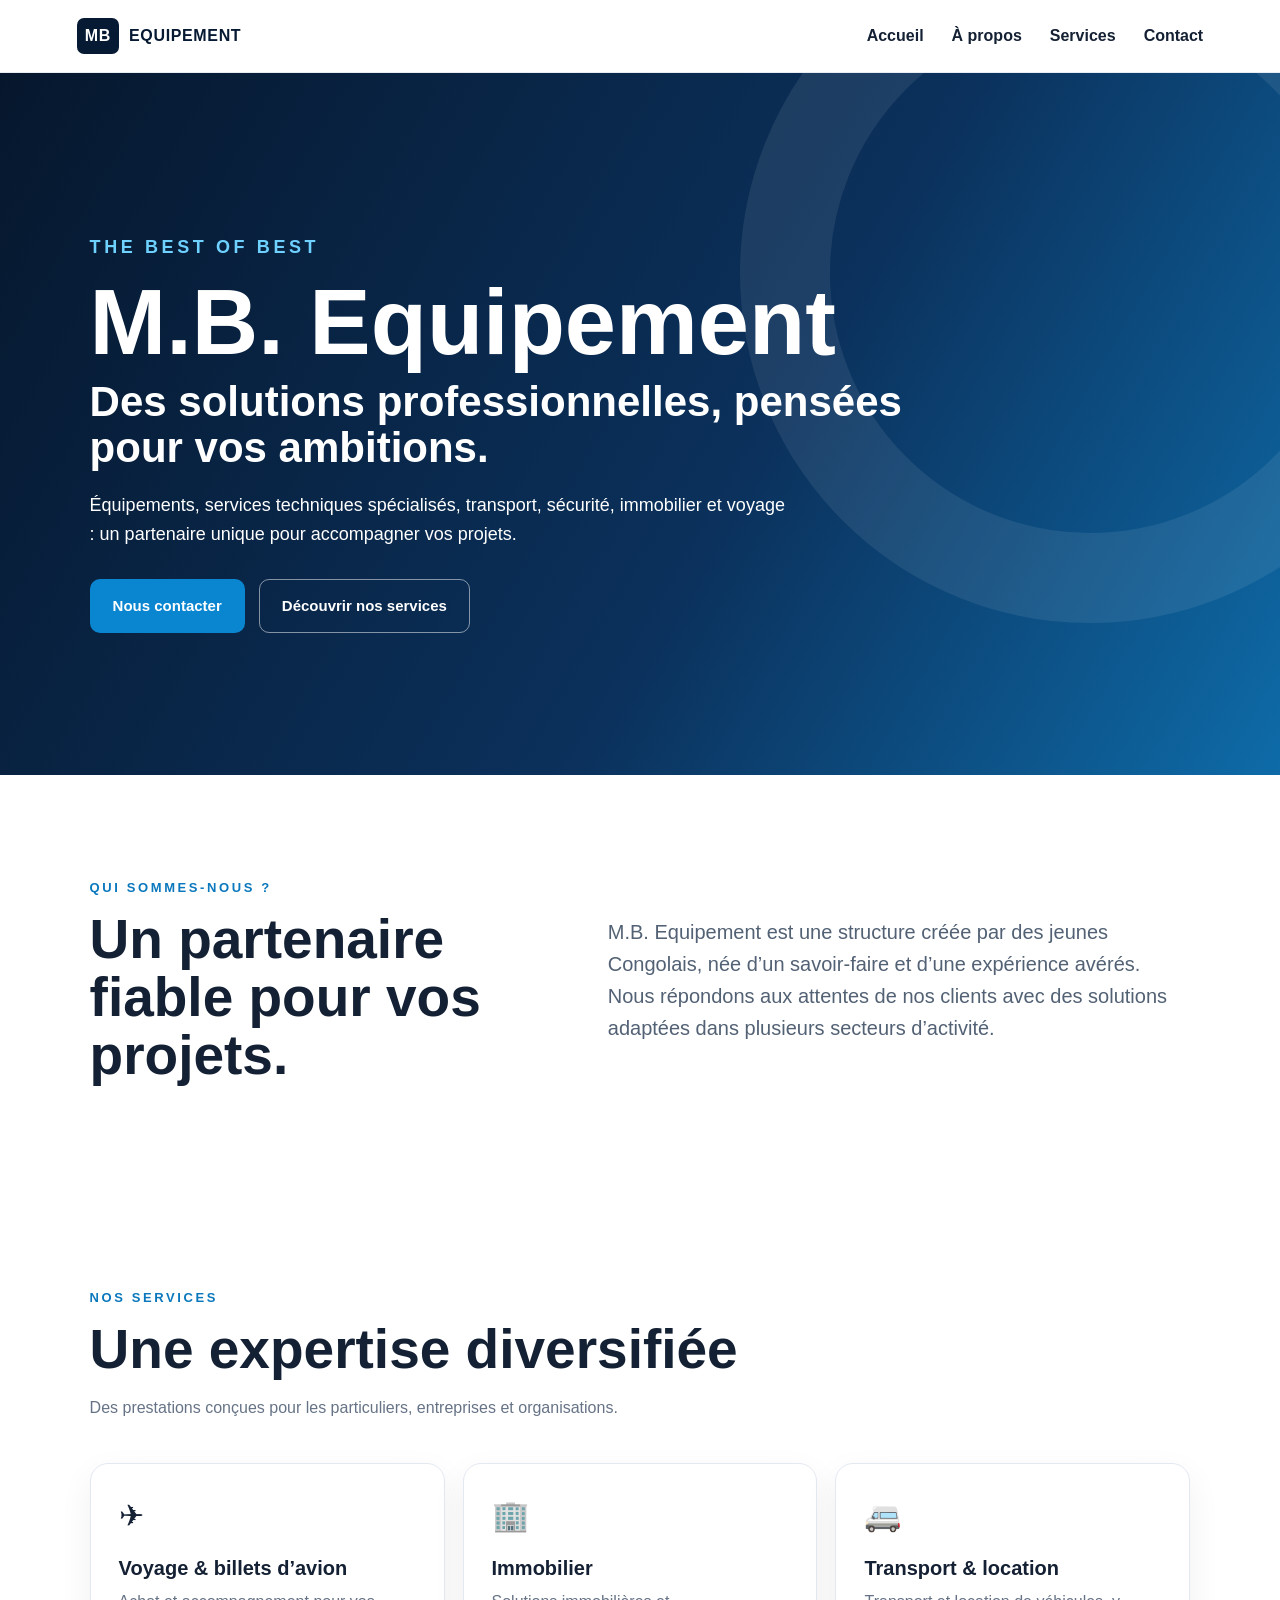
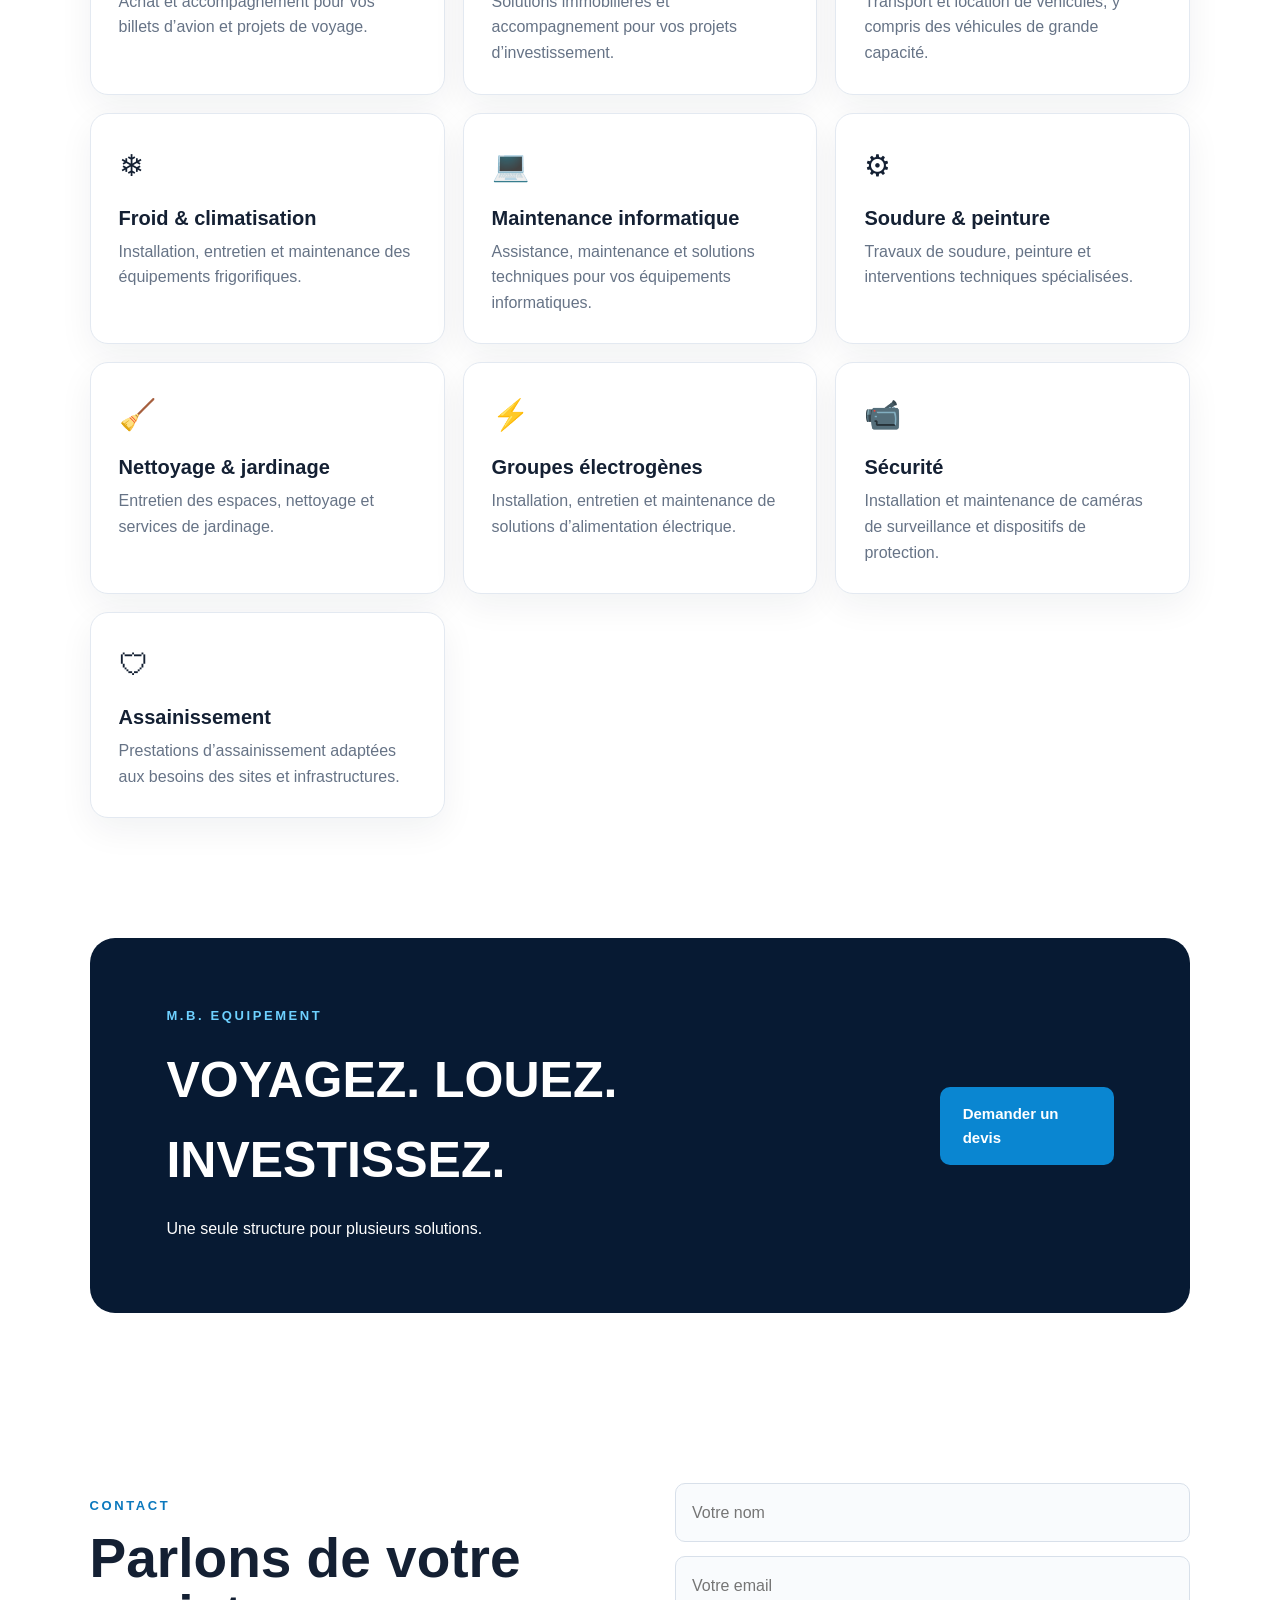
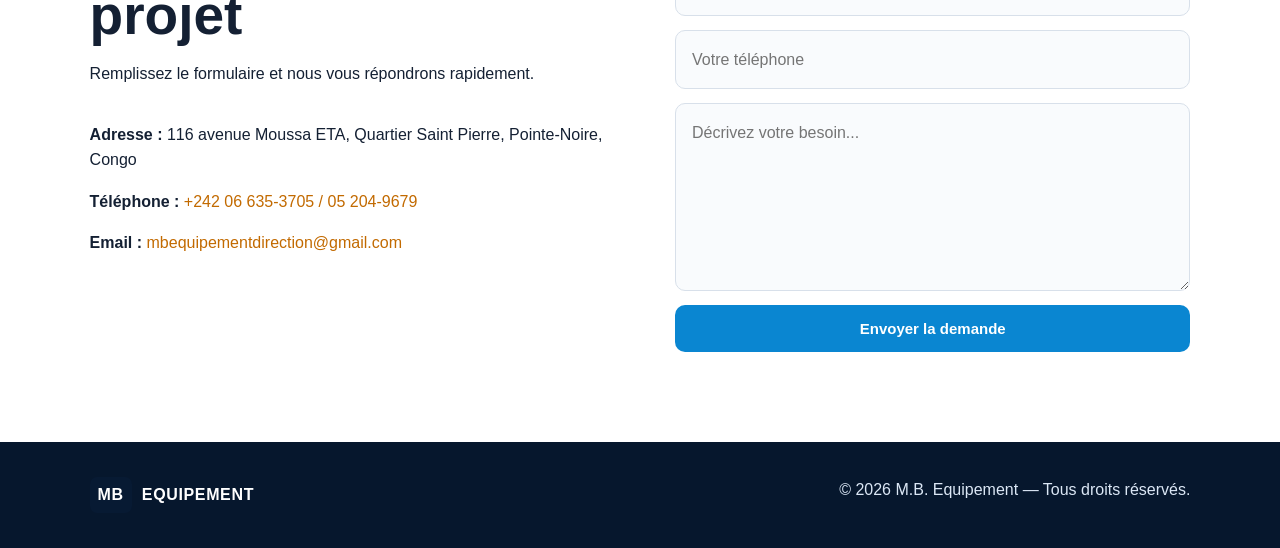
<file: index.html>
<!doctype html>
<html lang="fr">
<head>
  <meta charset="utf-8">
  <meta name="viewport" content="width=device-width, initial-scale=1">
  <title>M.B. Equipement | Équipements, services techniques, transport, immobilier & voyage</title>
  <meta name="description" content="M.B. Equipement : équipements, services techniques spécialisés, transport, immobilier, sécurité, assainissement et achat de billets d’avion au Congo.">
  <meta name="keywords" content="M.B. Equipement, MB Equipement, équipements Congo, Pointe-Noire, services techniques, transport, immobilier, sécurité, billets avion">
  <meta name="robots" content="index, follow">
  <meta name="theme-color" content="#071a33">
  <meta property="og:title" content="M.B. Equipement">
  <meta property="og:description" content="Des solutions professionnelles pour vos besoins en équipements et services.">
  <meta property="og:type" content="website">
  <link rel="canonical" href="https://www.votredomaine.com/">
  <link rel="stylesheet" href="style.css">
</head>
<body>
<header class="header">
  <a class="logo" href="#accueil"><span>MB</span> EQUIPEMENT</a>
  <button class="menu" aria-label="Menu">☰</button>
  <nav>
    <a href="#accueil">Accueil</a>
    <a href="#apropos">À propos</a>
    <a href="#services">Services</a>
    <a href="#contact">Contact</a>
  </nav>
</header>

<main>
<section id="accueil" class="hero">
  <div class="hero-content">
    <p class="eyebrow">THE BEST OF BEST</p>
    <h1>M.B. Equipement</h1>
    <h2>Des solutions professionnelles, pensées pour vos ambitions.</h2>
    <p>Équipements, services techniques spécialisés, transport, sécurité, immobilier et voyage : un partenaire unique pour accompagner vos projets.</p>
    <div class="actions">
      <a class="btn primary" href="#contact">Nous contacter</a>
      <a class="btn ghost" href="#services">Découvrir nos services</a>
    </div>
  </div>
</section>

<section id="apropos" class="section intro">
  <div>
    <p class="eyebrow">QUI SOMMES-NOUS ?</p>
    <h2>Un partenaire fiable pour vos projets.</h2>
  </div>
  <p>M.B. Equipement est une structure créée par des jeunes Congolais, née d’un savoir-faire et d’une expérience avérés. Nous répondons aux attentes de nos clients avec des solutions adaptées dans plusieurs secteurs d’activité.</p>
</section>

<section id="services" class="section">
  <div class="section-title">
    <p class="eyebrow">NOS SERVICES</p>
    <h2>Une expertise diversifiée</h2>
    <p>Des prestations conçues pour les particuliers, entreprises et organisations.</p>
  </div>
  <div class="grid">
    <article><div class="icon">✈</div><h3>Voyage & billets d’avion</h3><p>Achat et accompagnement pour vos billets d’avion et projets de voyage.</p></article>
    <article><div class="icon">🏢</div><h3>Immobilier</h3><p>Solutions immobilières et accompagnement pour vos projets d’investissement.</p></article>
    <article><div class="icon">🚐</div><h3>Transport & location</h3><p>Transport et location de véhicules, y compris des véhicules de grande capacité.</p></article>
    <article><div class="icon">❄</div><h3>Froid & climatisation</h3><p>Installation, entretien et maintenance des équipements frigorifiques.</p></article>
    <article><div class="icon">💻</div><h3>Maintenance informatique</h3><p>Assistance, maintenance et solutions techniques pour vos équipements informatiques.</p></article>
    <article><div class="icon">⚙</div><h3>Soudure & peinture</h3><p>Travaux de soudure, peinture et interventions techniques spécialisées.</p></article>
    <article><div class="icon">🧹</div><h3>Nettoyage & jardinage</h3><p>Entretien des espaces, nettoyage et services de jardinage.</p></article>
    <article><div class="icon">⚡</div><h3>Groupes électrogènes</h3><p>Installation, entretien et maintenance de solutions d’alimentation électrique.</p></article>
    <article><div class="icon">📹</div><h3>Sécurité</h3><p>Installation et maintenance de caméras de surveillance et dispositifs de protection.</p></article>
    <article><div class="icon">🛡</div><h3>Assainissement</h3><p>Prestations d’assainissement adaptées aux besoins des sites et infrastructures.</p></article>
  </div>
</section>

<section class="banner">
  <div>
    <p class="eyebrow">M.B. EQUIPEMENT</p>
    <h2>VOYAGEZ. LOUEZ. INVESTISSEZ.</h2>
    <p>Une seule structure pour plusieurs solutions.</p>
  </div>
  <a class="btn primary" href="#contact">Demander un devis</a>
</section>

<section id="contact" class="section contact">
  <div>
    <p class="eyebrow">CONTACT</p>
    <h2>Parlons de votre projet</h2>
    <p>Remplissez le formulaire et nous vous répondrons rapidement.</p>
    <div class="contact-info">
      <p><strong>Adresse :</strong> 116 avenue Moussa ETA, Quartier Saint Pierre, Pointe-Noire, Congo</p>
      <p><strong>Téléphone :</strong> <span class="replace">+242 06 635-3705 / 05 204-9679</span></p>
      <p><strong>Email :</strong> <span class="replace">mbequipementdirection@gmail.com</span></p>
    </div>
  </div>
  <form action="https://formsubmit.co/VOTRE_EMAIL_ICI" method="POST">
    <input type="hidden" name="_subject" value="Nouveau message - M.B. Equipement">
    <input type="hidden" name="_captcha" value="false">
    <input type="text" name="nom" placeholder="Votre nom" required>
    <input type="email" name="email" placeholder="Votre email" required>
    <input type="tel" name="telephone" placeholder="Votre téléphone">
    <textarea name="message" rows="6" placeholder="Décrivez votre besoin..." required></textarea>
    <button class="btn primary" type="submit">Envoyer la demande</button>
  </form>
</section>
</main>

<footer>
  <div class="logo"><span>MB</span> EQUIPEMENT</div>
  <p>© 2026 M.B. Equipement — Tous droits réservés.</p>
</footer>
<script src="script.js"></script>
</body>
</html>
</file>
<file: style.css>
*{box-sizing:border-box}html{scroll-behavior:smooth}body{margin:0;font-family:Inter,Arial,sans-serif;color:#142033;background:#fff;line-height:1.6}.header{position:sticky;top:0;z-index:20;display:flex;align-items:center;justify-content:space-between;padding:18px 6%;background:rgba(255,255,255,.95);backdrop-filter:blur(12px);border-bottom:1px solid #e8edf4}.logo{font-weight:900;letter-spacing:.04em;color:#071a33;text-decoration:none}.logo span{display:inline-flex;background:#071a33;color:#fff;padding:5px 8px;margin-right:5px;border-radius:7px}nav{display:flex;gap:28px}nav a{color:#142033;text-decoration:none;font-weight:700}.menu{display:none;border:0;background:none;font-size:25px}.hero{min-height:78vh;display:flex;align-items:center;padding:90px 7%;background:linear-gradient(120deg,#06172d 0%,#0b315c 58%,#0e6ba8 100%);color:white;position:relative;overflow:hidden}.hero:after{content:"";position:absolute;width:520px;height:520px;border-radius:50%;right:-160px;top:-150px;border:90px solid rgba(255,255,255,.08)}.hero-content{max-width:820px;position:relative;z-index:1}.eyebrow{font-size:13px;letter-spacing:.2em;font-weight:900;color:#0b78bd}.hero .eyebrow{color:#6ed1ff}.hero h1{font-size:clamp(48px,8vw,92px);line-height:.95;margin:12px 0}.hero h2{font-size:clamp(24px,4vw,42px);line-height:1.1;max-width:850px;margin:0 0 20px}.hero p{font-size:18px;max-width:700px}.actions{display:flex;gap:14px;flex-wrap:wrap;margin-top:30px}.btn{display:inline-block;padding:14px 22px;border-radius:10px;text-decoration:none;font-weight:900;border:1px solid transparent;cursor:pointer;font-size:15px}.primary{background:#0a86d1;color:#fff}.ghost{border-color:rgba(255,255,255,.5);color:#fff}.section{padding:90px 7%;max-width:1400px;margin:auto}.intro{display:grid;grid-template-columns:1fr 1.3fr;gap:70px;align-items:center}.intro h2,.section-title h2,.contact h2{font-size:clamp(34px,5vw,55px);line-height:1.05;margin:10px 0}.intro>p{font-size:20px;color:#526174}.section-title{max-width:720px;margin-bottom:42px}.section-title>p:last-child{color:#667386}.grid{display:grid;grid-template-columns:repeat(3,1fr);gap:18px}.grid article{padding:28px;border:1px solid #e3e9f1;border-radius:18px;background:#fff;box-shadow:0 12px 35px rgba(7,26,51,.06);transition:.2s}.grid article:hover{transform:translateY(-4px);box-shadow:0 18px 45px rgba(7,26,51,.1)}.icon{font-size:30px}.grid h3{font-size:20px;margin:12px 0 5px}.grid p{margin:0;color:#667386}.banner{margin:30px 7% 80px;padding:55px 6%;border-radius:25px;background:#071a33;color:#fff;display:flex;justify-content:space-between;align-items:center;gap:30px}.banner h2{font-size:clamp(30px,4vw,50px);margin:5px 0}.banner .eyebrow{color:#6ed1ff}.contact{display:grid;grid-template-columns:1fr 1fr;gap:70px}.contact-info{margin-top:35px}.contact form{display:grid;gap:14px}input,textarea{width:100%;padding:16px;border:1px solid #d8e0ea;border-radius:10px;font:inherit;background:#f9fbfd}textarea{resize:vertical}.replace{color:#c26a00}footer{padding:35px 7%;display:flex;justify-content:space-between;gap:20px;flex-wrap:wrap;background:#06172d;color:#dbe7f5}footer .logo{color:#fff}footer p{margin:0}@media(max-width:850px){nav{display:none}.menu{display:block}.header.open nav{display:flex;position:absolute;top:70px;left:0;right:0;background:#fff;padding:20px 6%;flex-direction:column;gap:12px}.intro,.contact{grid-template-columns:1fr;gap:35px}.grid{grid-template-columns:1fr 1fr}.banner{flex-direction:column;align-items:flex-start}}@media(max-width:560px){.grid{grid-template-columns:1fr}.section{padding:65px 6%}.hero{padding:70px 6%}.banner{margin:10px 6% 60px;padding:38px 7%}}
</file>
